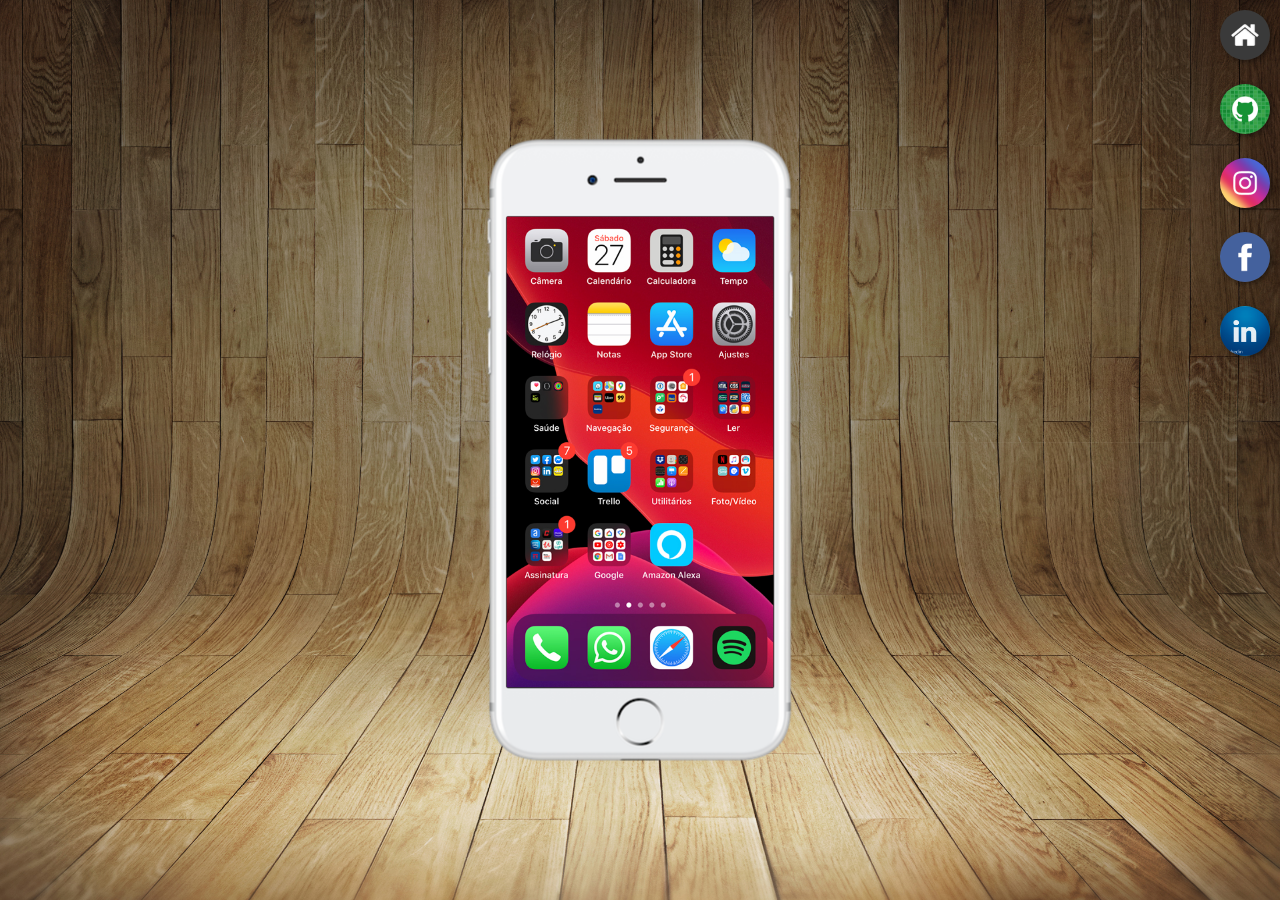
<file: index.html>
<!DOCTYPE html>
<html lang="pt-br">
<head>
    <meta charset="UTF-8">
    <meta name="viewport" content="width=device-width, initial-scale=1.0">
    <title>Projeto Redes Sociais</title>
    <link rel="shortcut icon" href="favicon.ico" type="image/x-icon">
    <link rel="stylesheet" href="estilos/style.css">
</head>
<body>
    <main>
        <section id="telefone">
            <iframe src="home.html" name="tela" id="tela" frameborder="0">
                Navegador não é compatível com isso.
            </iframe>

        </section>
        <section id="redes-sociais">
            <a href="home.html" target="tela" ><img src="imagens/logo-home.jpg" alt="Home"></a><br>

            
            <a href="github.html" target="tela" ><img src="imagens/logo-github.jpg" alt="github"></a><br>

            <a href="instagram.html" target="tela" >
            <img src="imagens/logo-instagram.jpg" alt="Instragram"></a><br>

            <a href="facebook.html" target="tela" ><img src="imagens/logo-facebook.jpg" alt="Facebook"></a><br>

            <a href="linkedin.html" target="tela" ><img src="imagens/logo-linkedin.png" alt="Linkedin"></a><br>

           
        </section>
    </main>
    
</body>
</html>
</file>
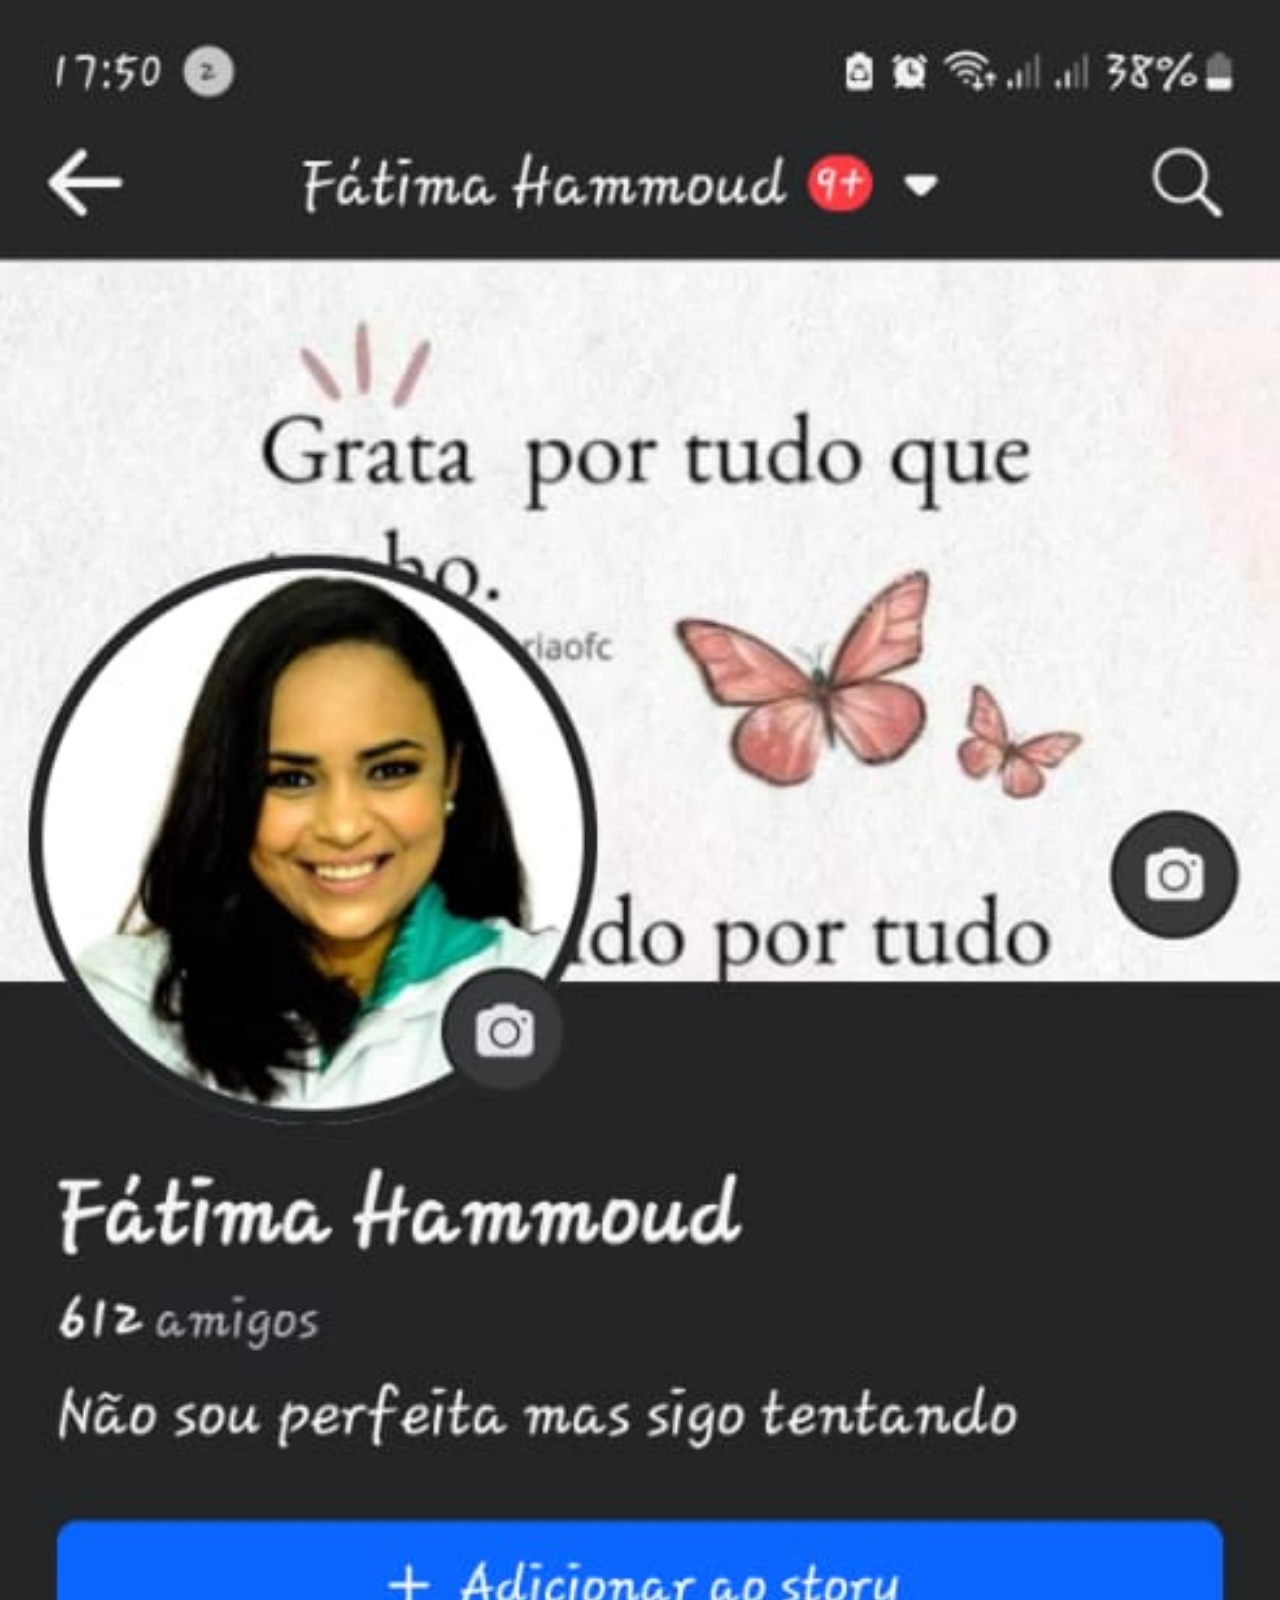
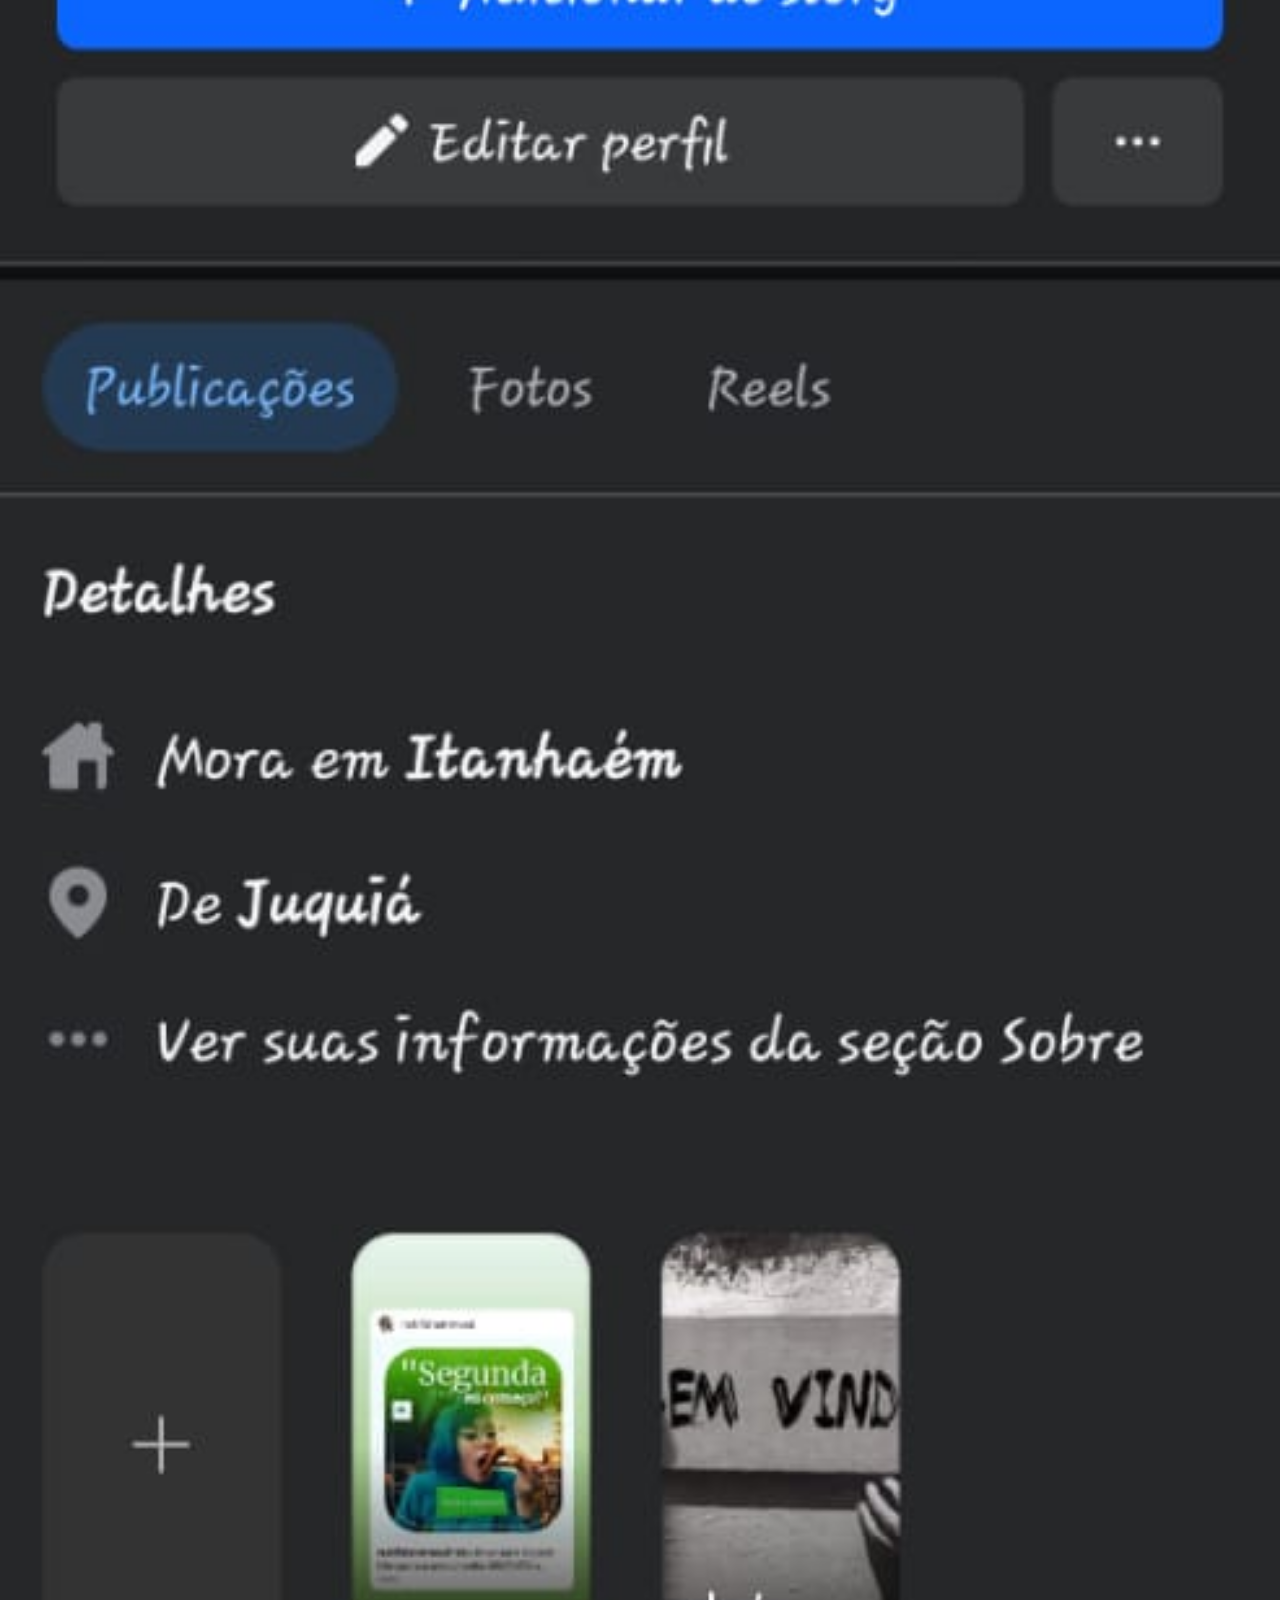
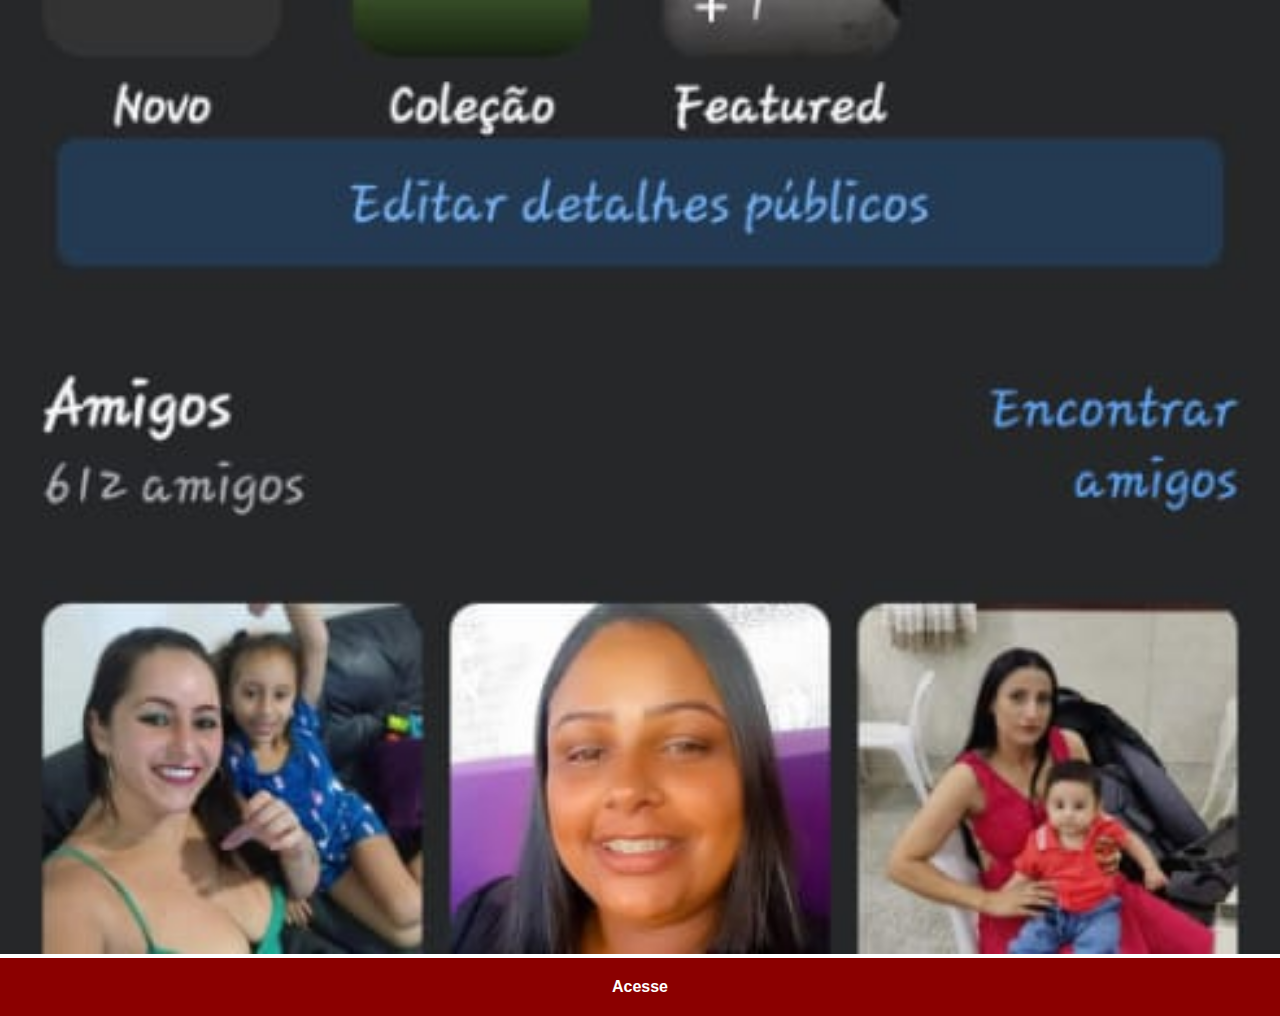
<file: facebook.html>
<!DOCTYPE html>
<html lang="pt-br">
<head>
    <meta charset="UTF-8">
    <meta name="viewport" content="width=device-width, initial-scale=1.0">
    <title>Facebook</title>
    <link rel="stylesheet" href="estilos/social.css">
</head>
<body>
    <img src="imagens/tela-facebook.jpeg" alt="tela-facebook">
    <a href="https://www.facebook.com/fatimamohamadhammoud/" target="_blank">Acesse</a>
    
</body>
</html>
</file>
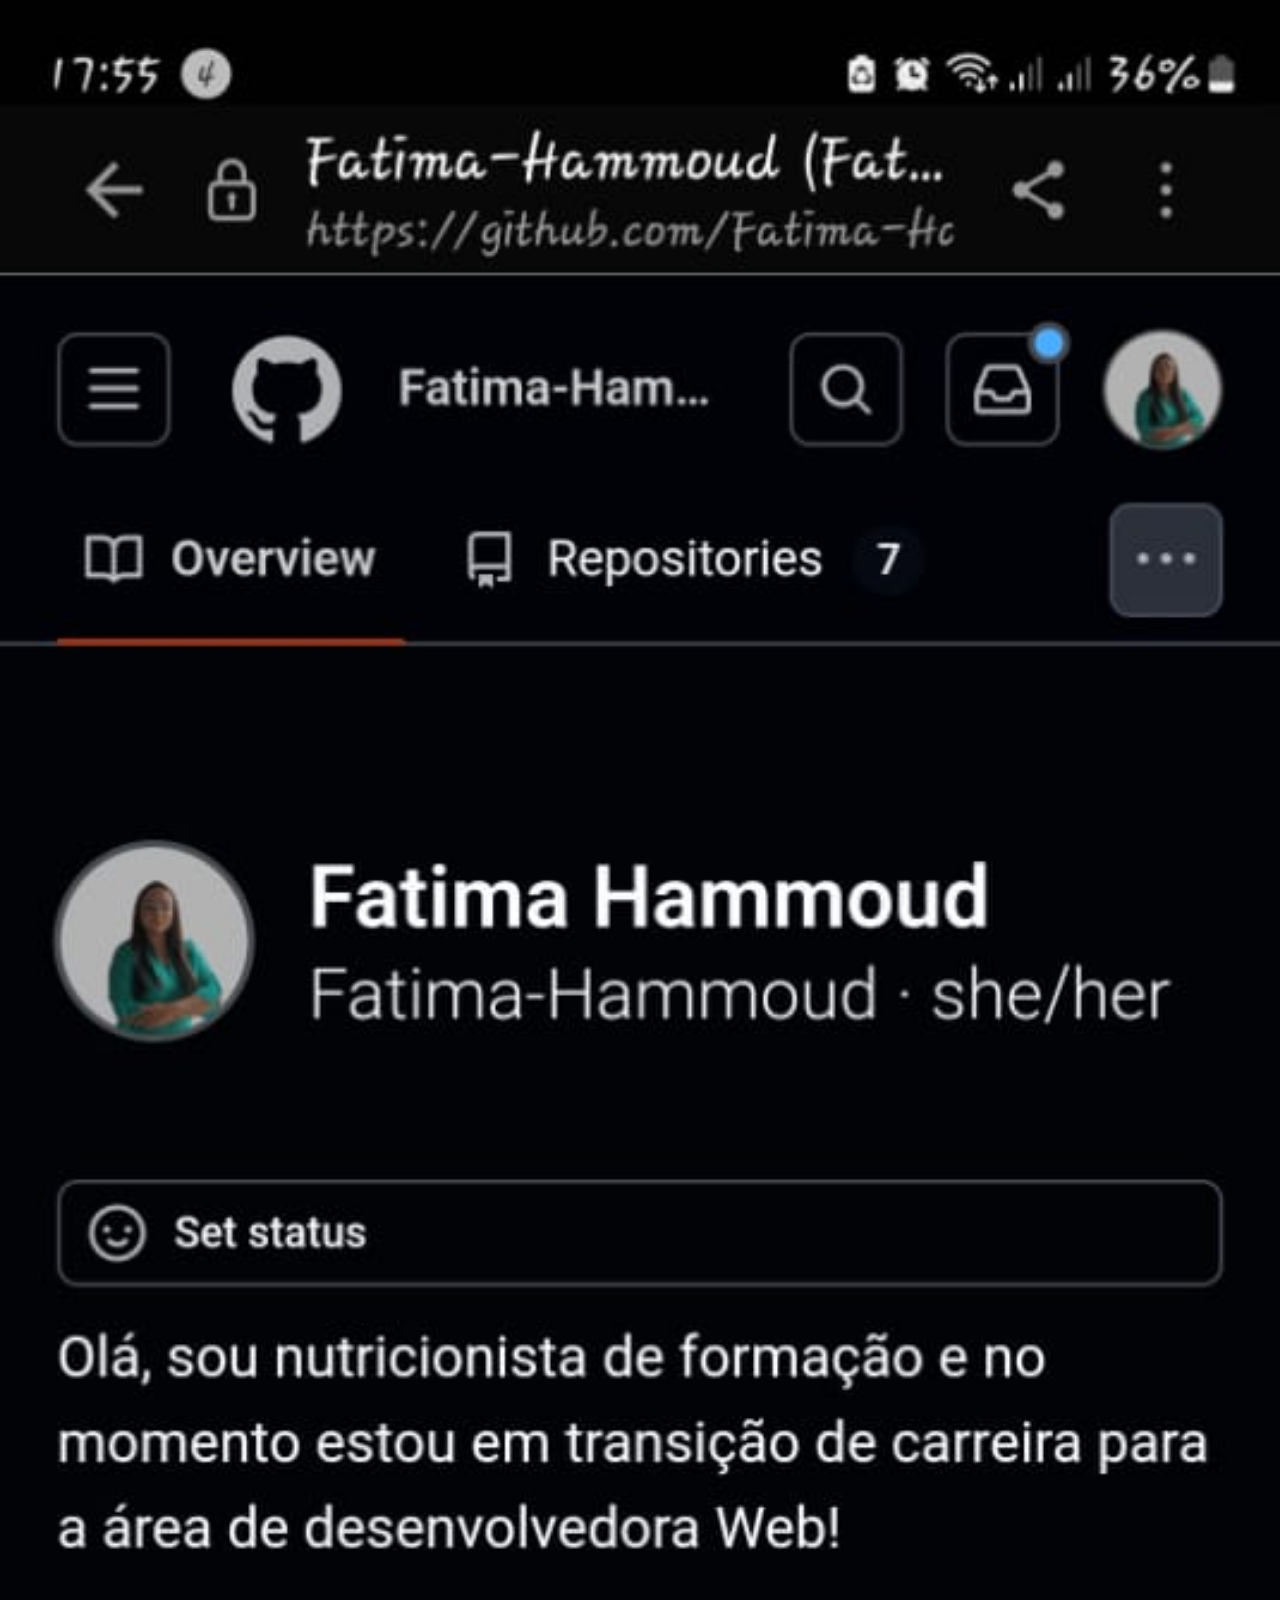
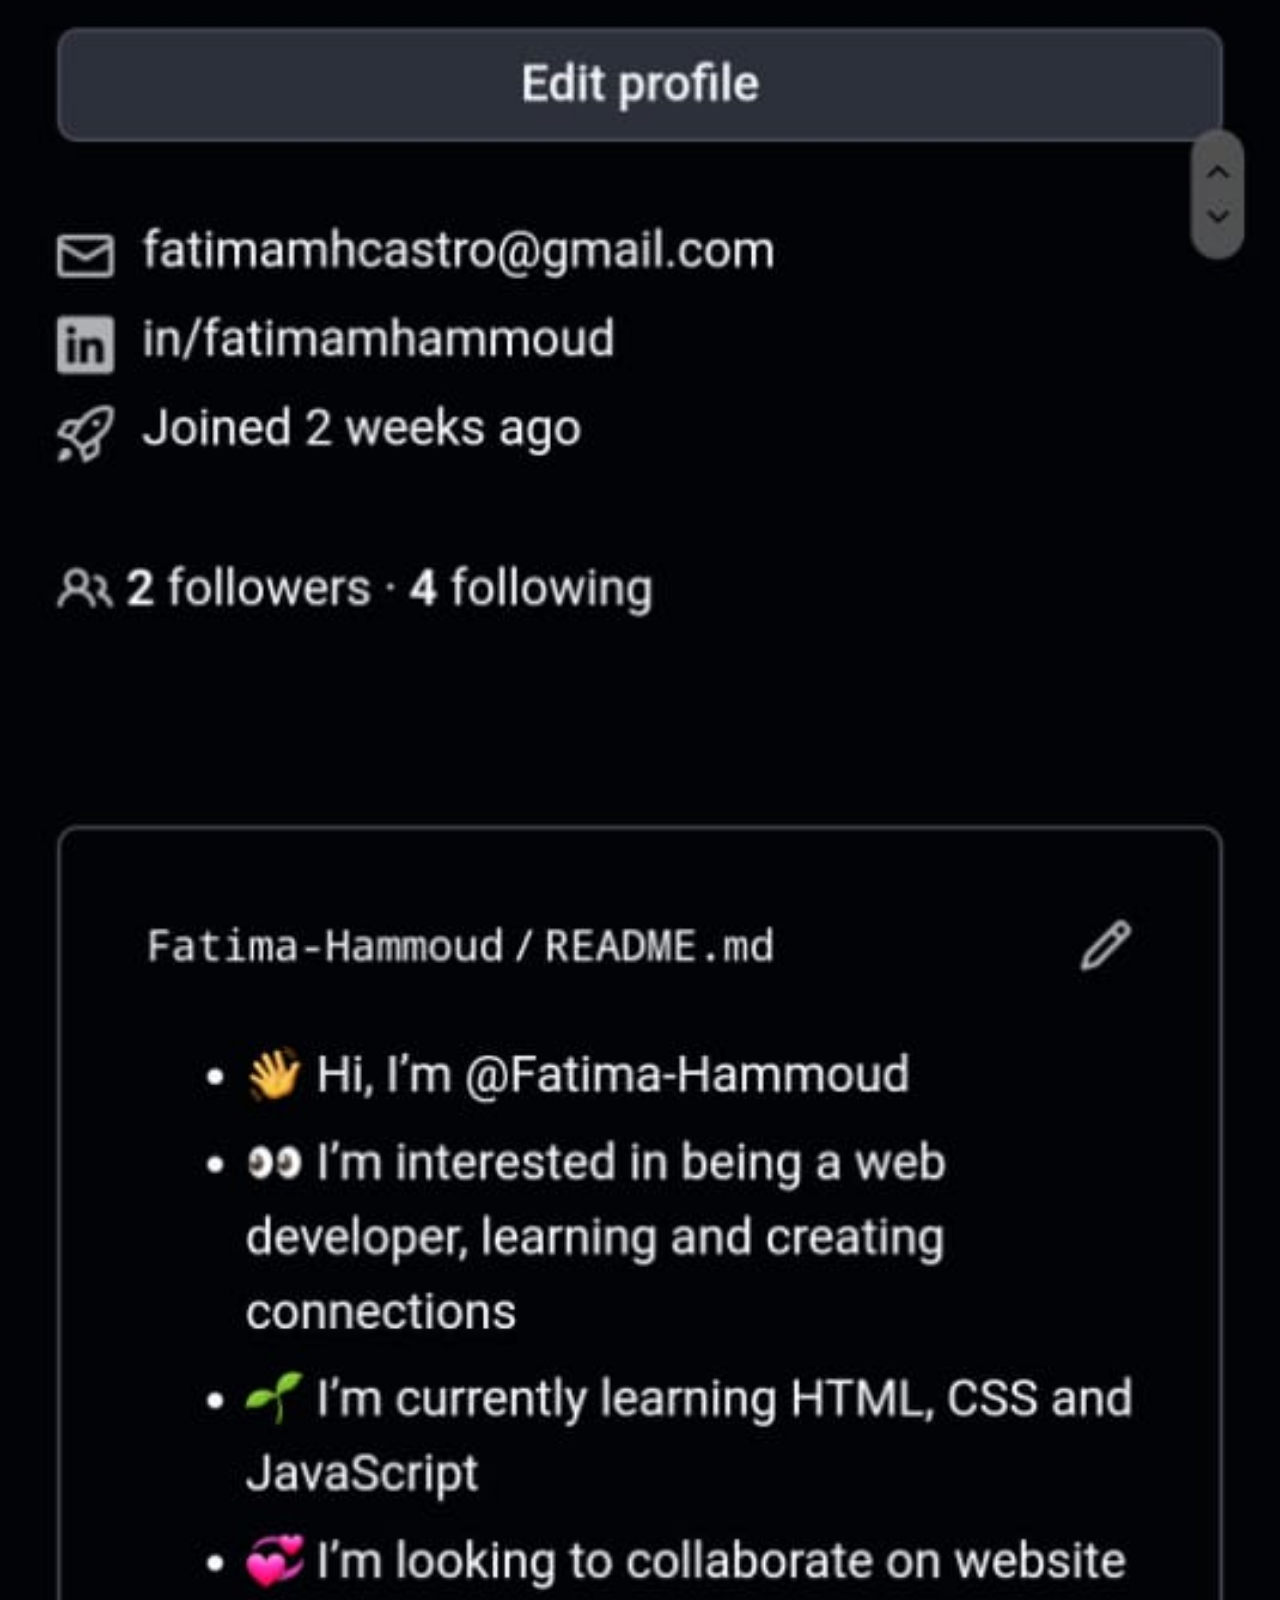
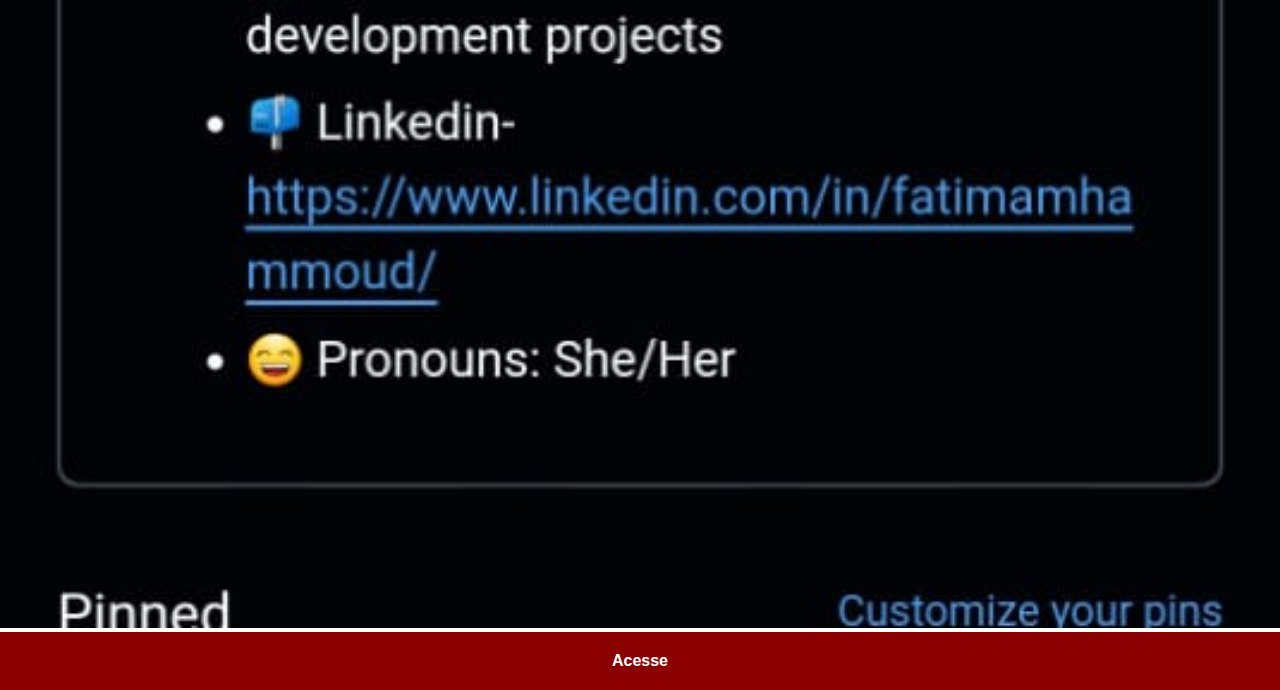
<file: github.html>
<!DOCTYPE html>
<html lang="pt-br">
<head>
    <meta charset="UTF-8">
    <meta name="viewport" content="width=device-width, initial-scale=1.0">
    <title>Github</title>
    <link rel="stylesheet" href="estilos/social.css">
</head>
<body>
    <img src="imagens/tela-github.jpeg" alt="tela-github">
    <a href="https://github.com/Fatima-Hammoud" target="_blank">Acesse</a>
    
</body>
</html>
</file>
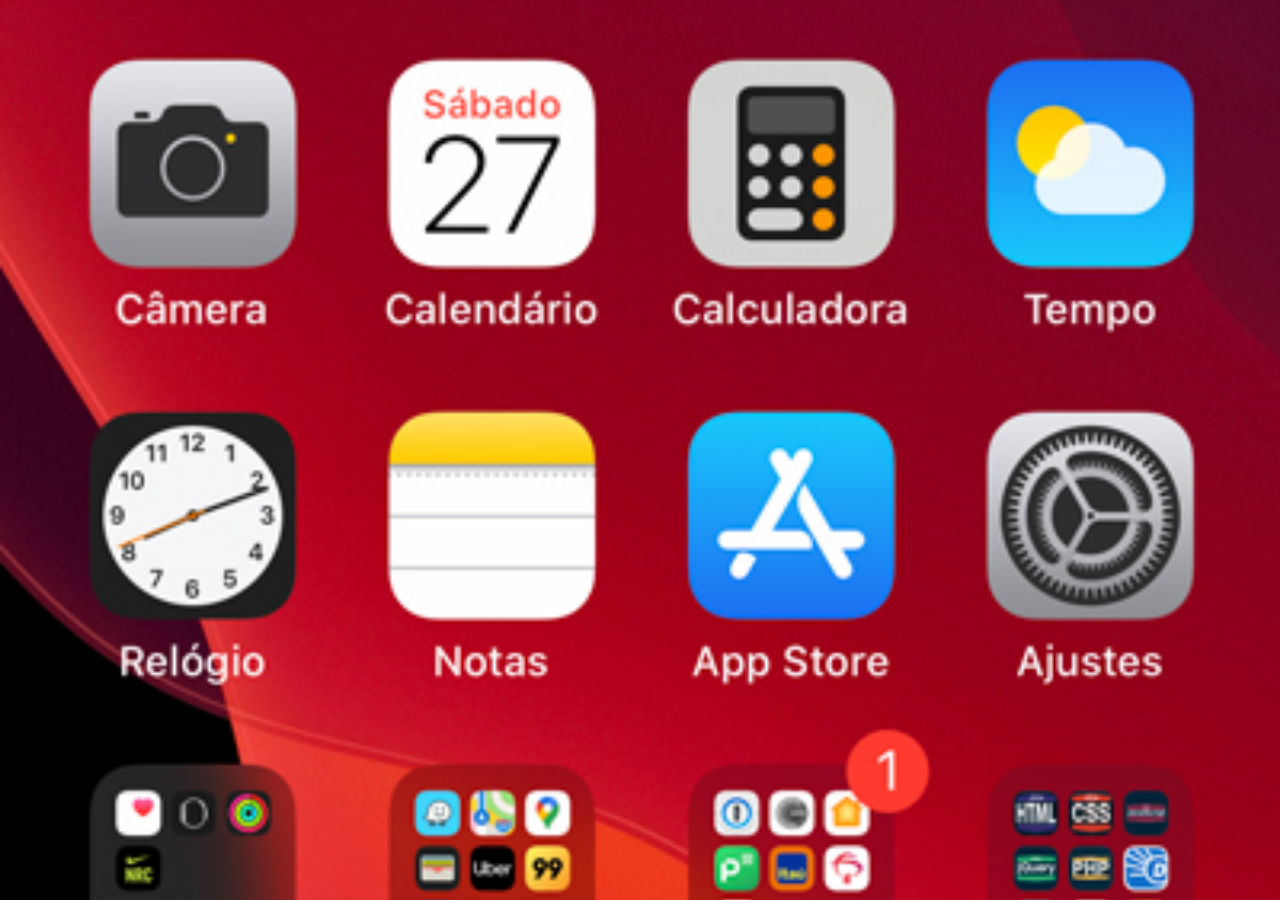
<file: home.html>
<!DOCTYPE html>
<html lang="Pt-br">
<head>
    <meta charset="UTF-8">
    <meta name="viewport" content="width=device-width, initial-scale=1.0">
    <title>Home</title>
    </head>

    <style>
        *{
            margin: 0;
            padding: 0;
            
        }

        body{
            width: 100vw;
            height: 100vh;
            background: black url(imagens/tela-home.jpg) no-repeat top center;
            background-size: cover;
        }
    </style>
<body>
    
</body>
</html>
</file>
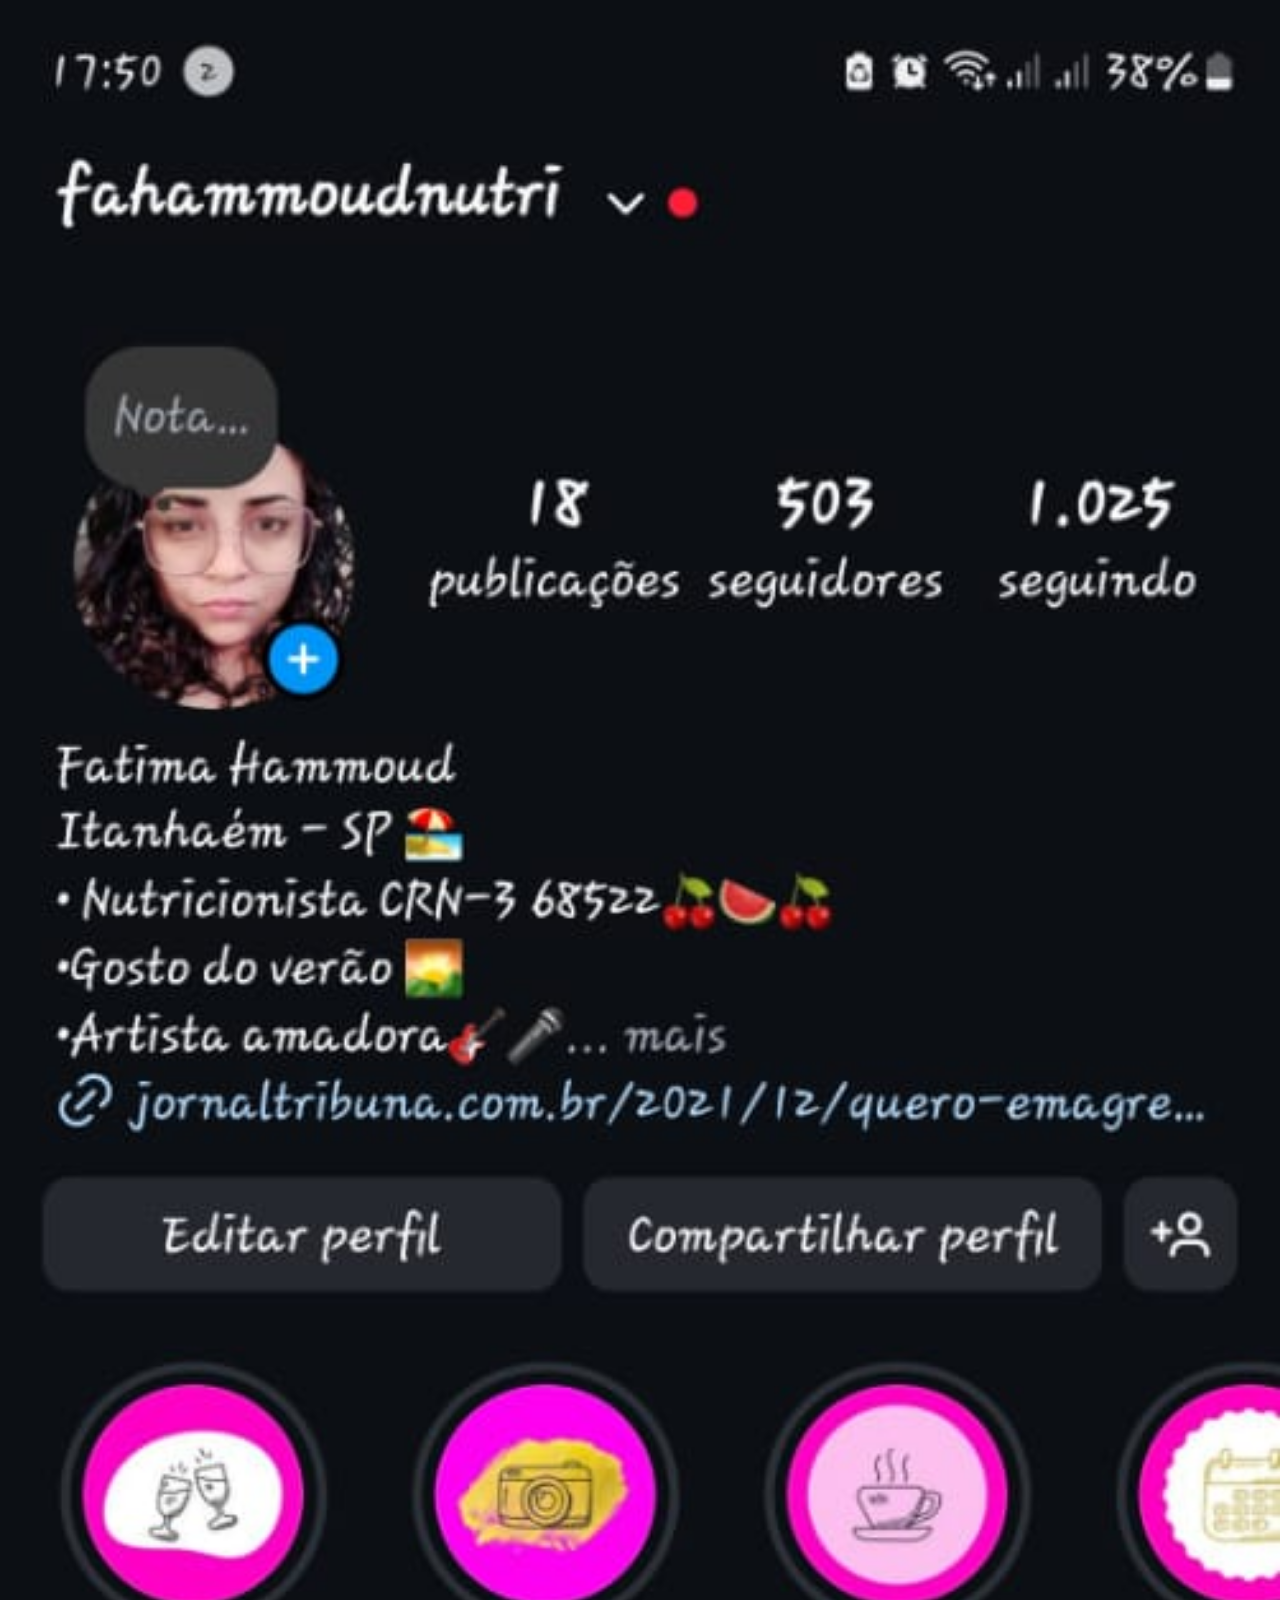
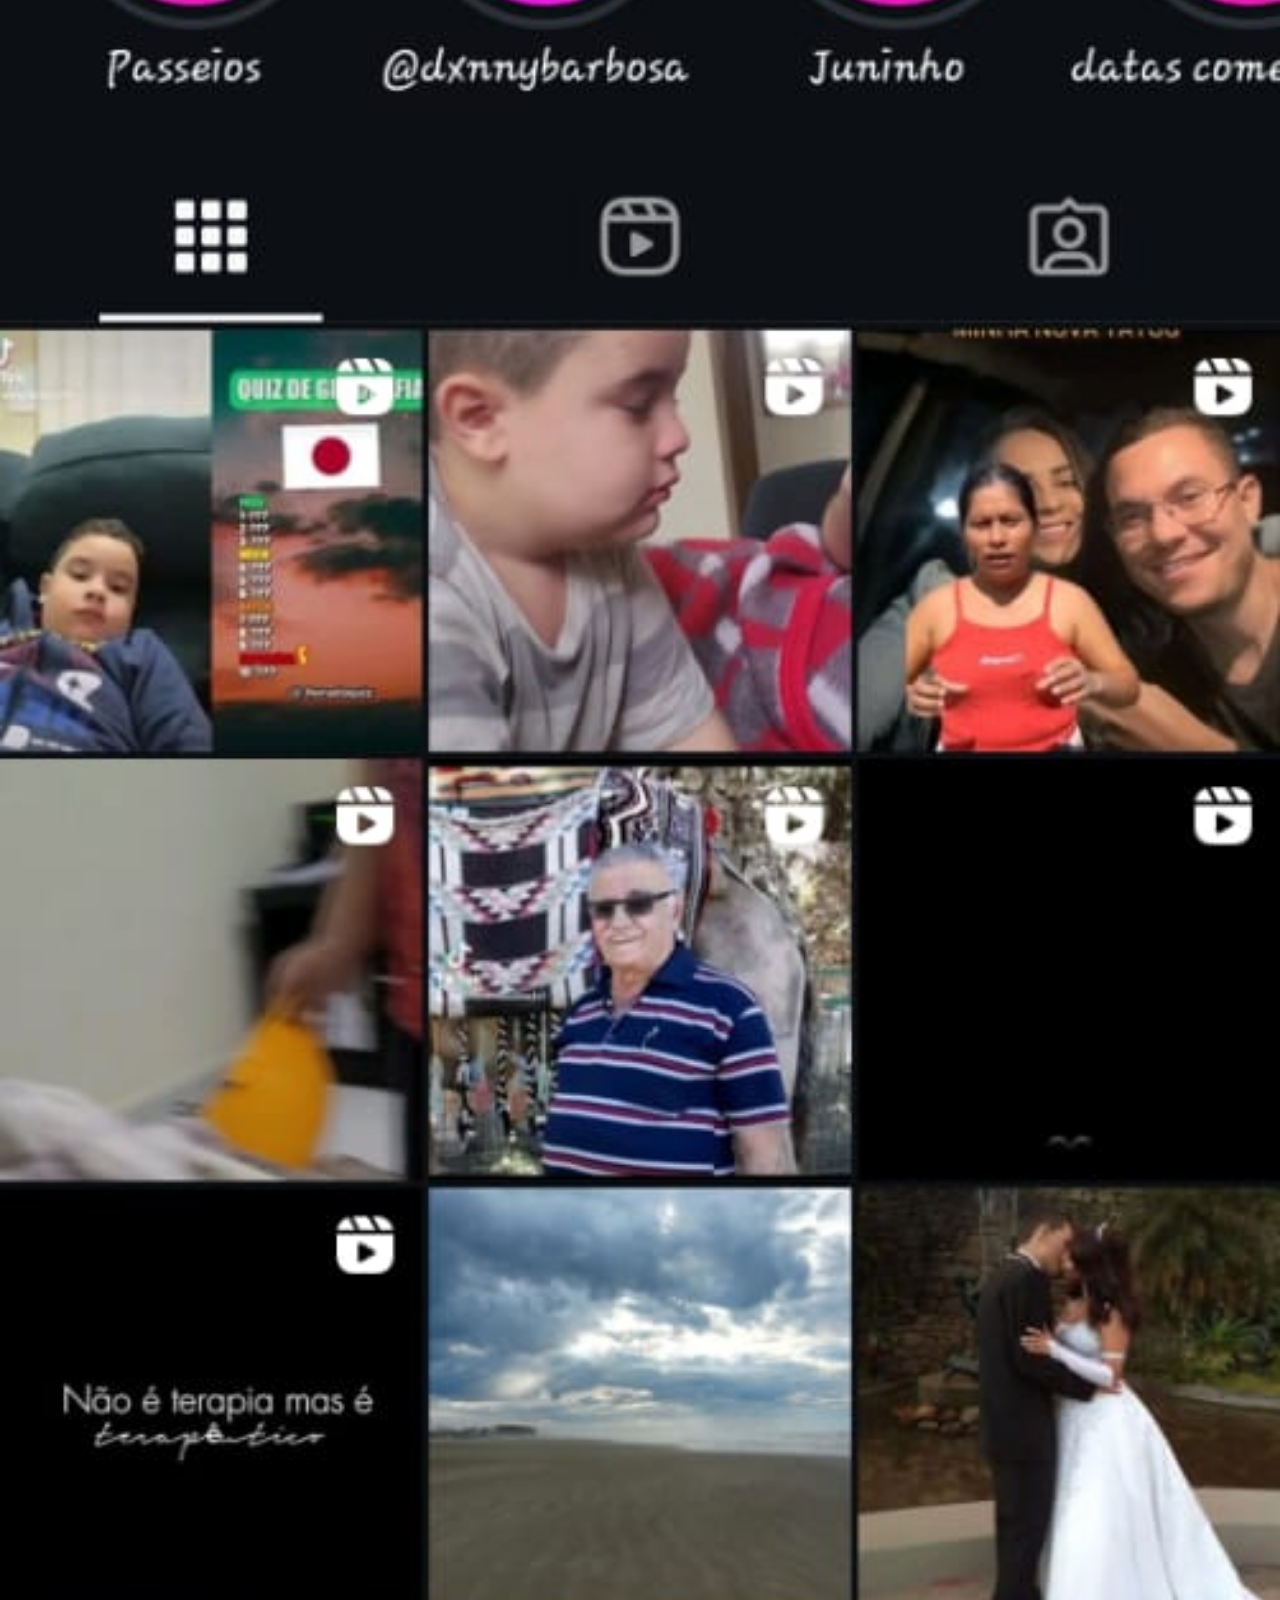
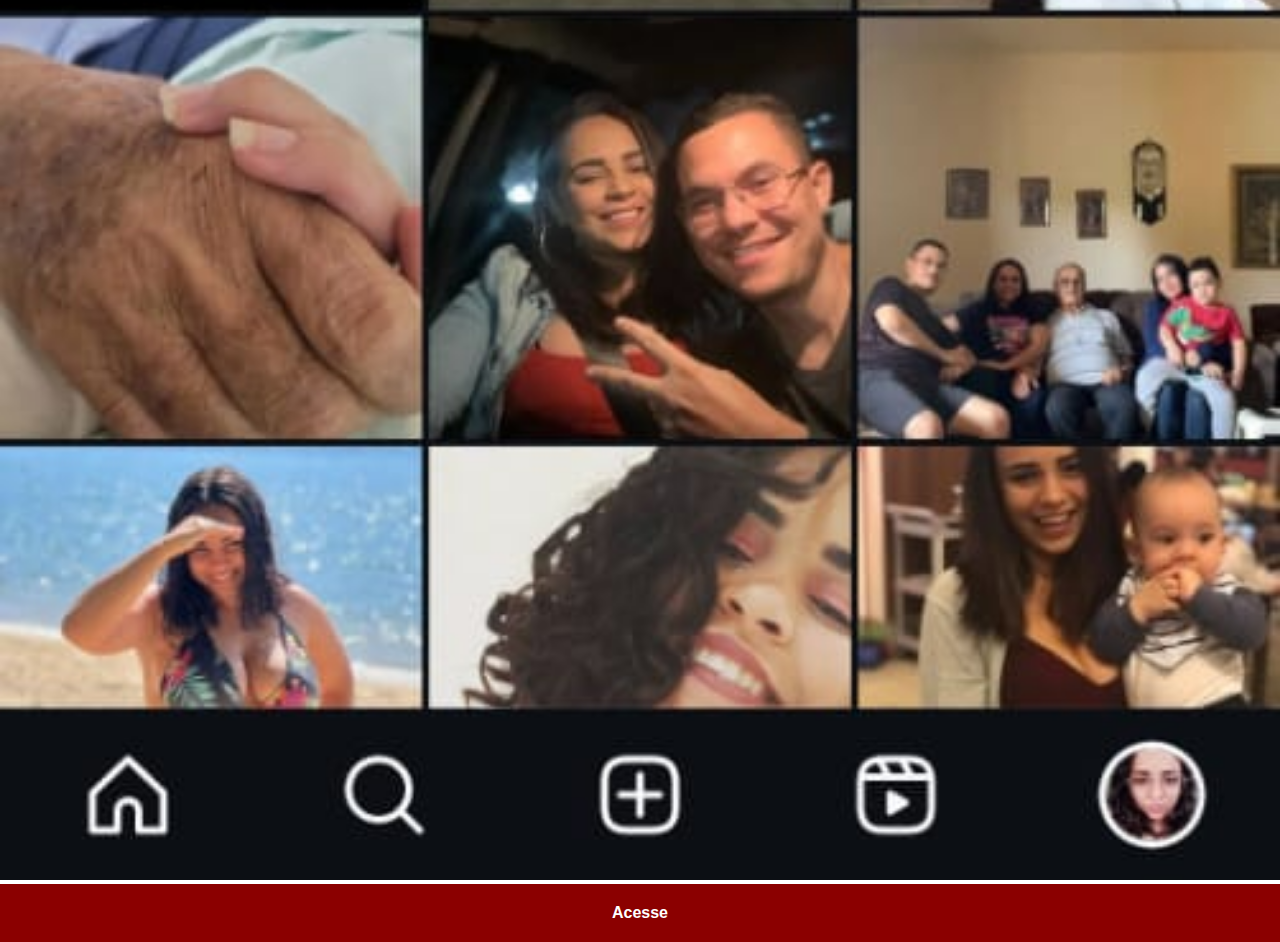
<file: instagram.html>
<!DOCTYPE html>
<html lang="pt-br">
<head>
    <meta charset="UTF-8">
    <meta name="viewport" content="width=device-width, initial-scale=1.0">
    <title>Instagram</title>
    <link rel="stylesheet" href="estilos/social.css">
</head>
<body>
    <img src="imagens/tela-instagram.jpeg" alt="tela-instagram"><a href="https://www.instagram.com/fahammoudnutri/" target="_blank">Acesse</a>
    
</body>
</html>
</file>
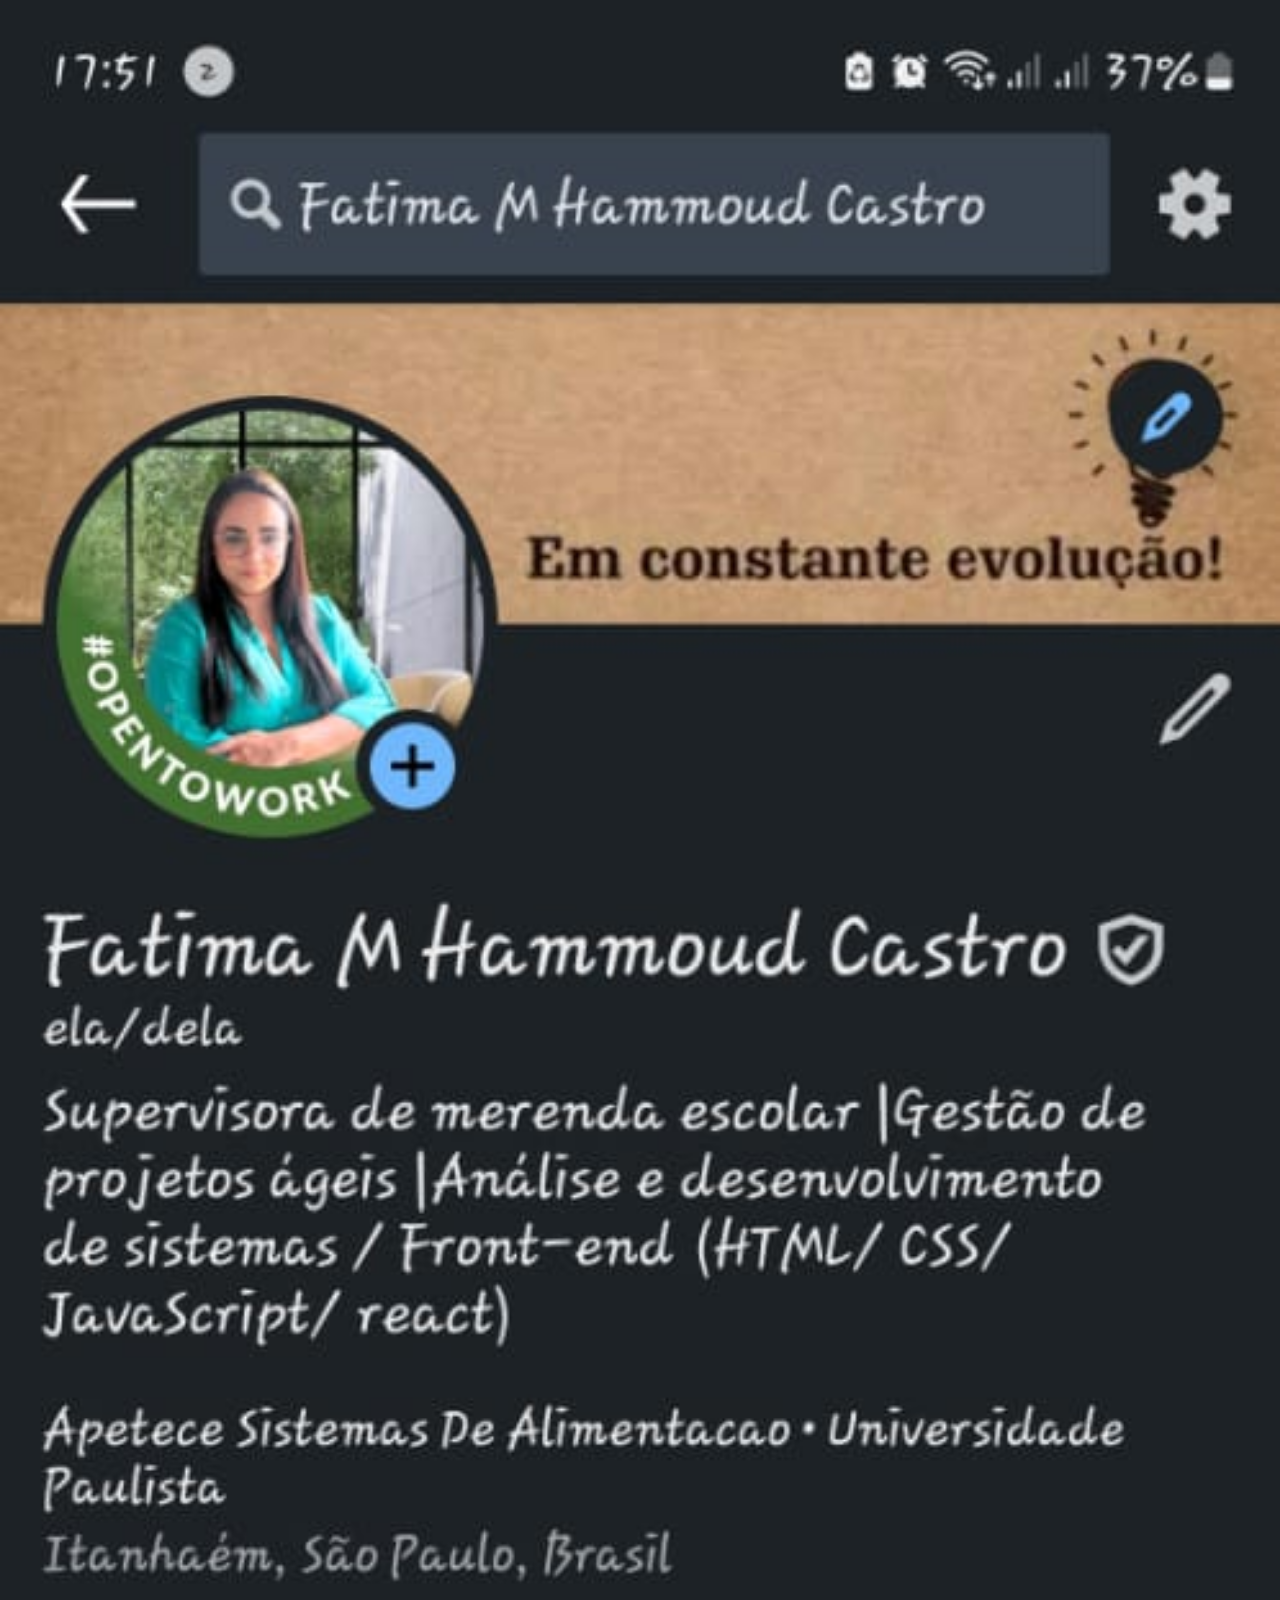
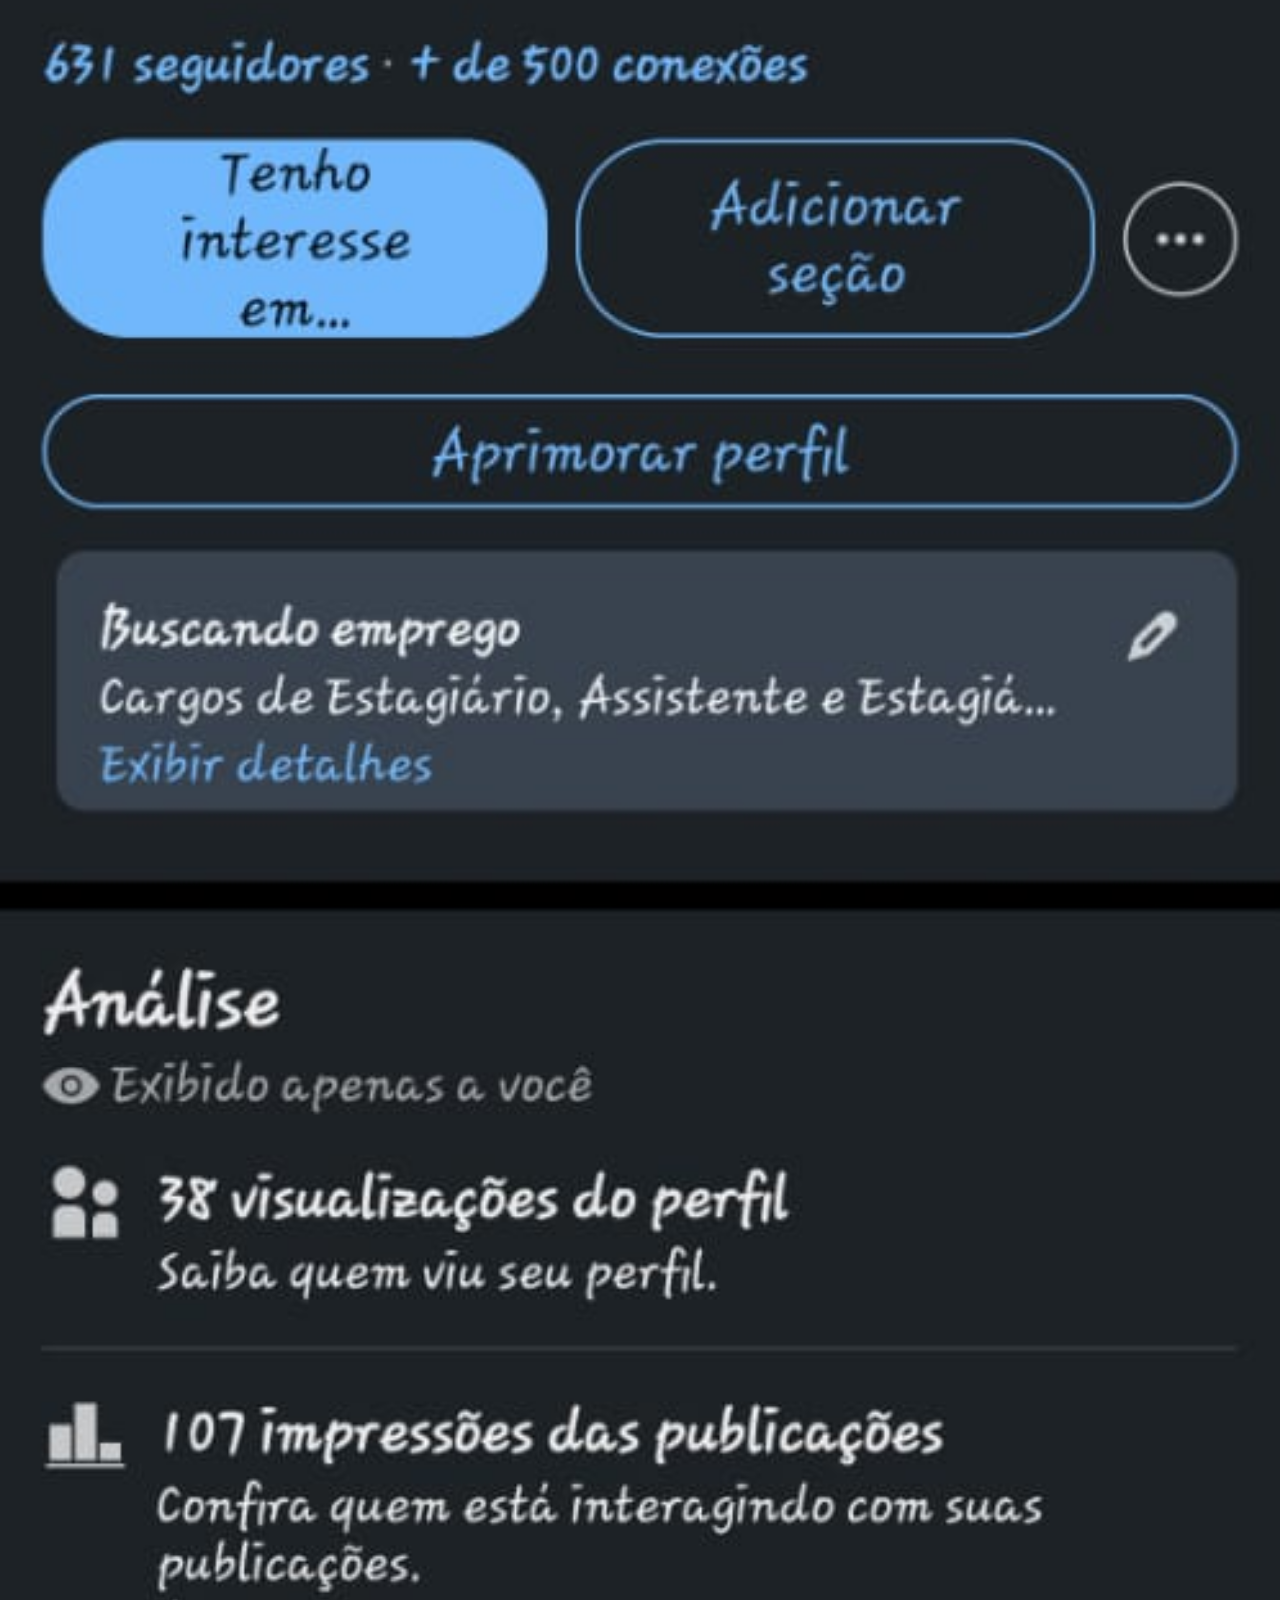
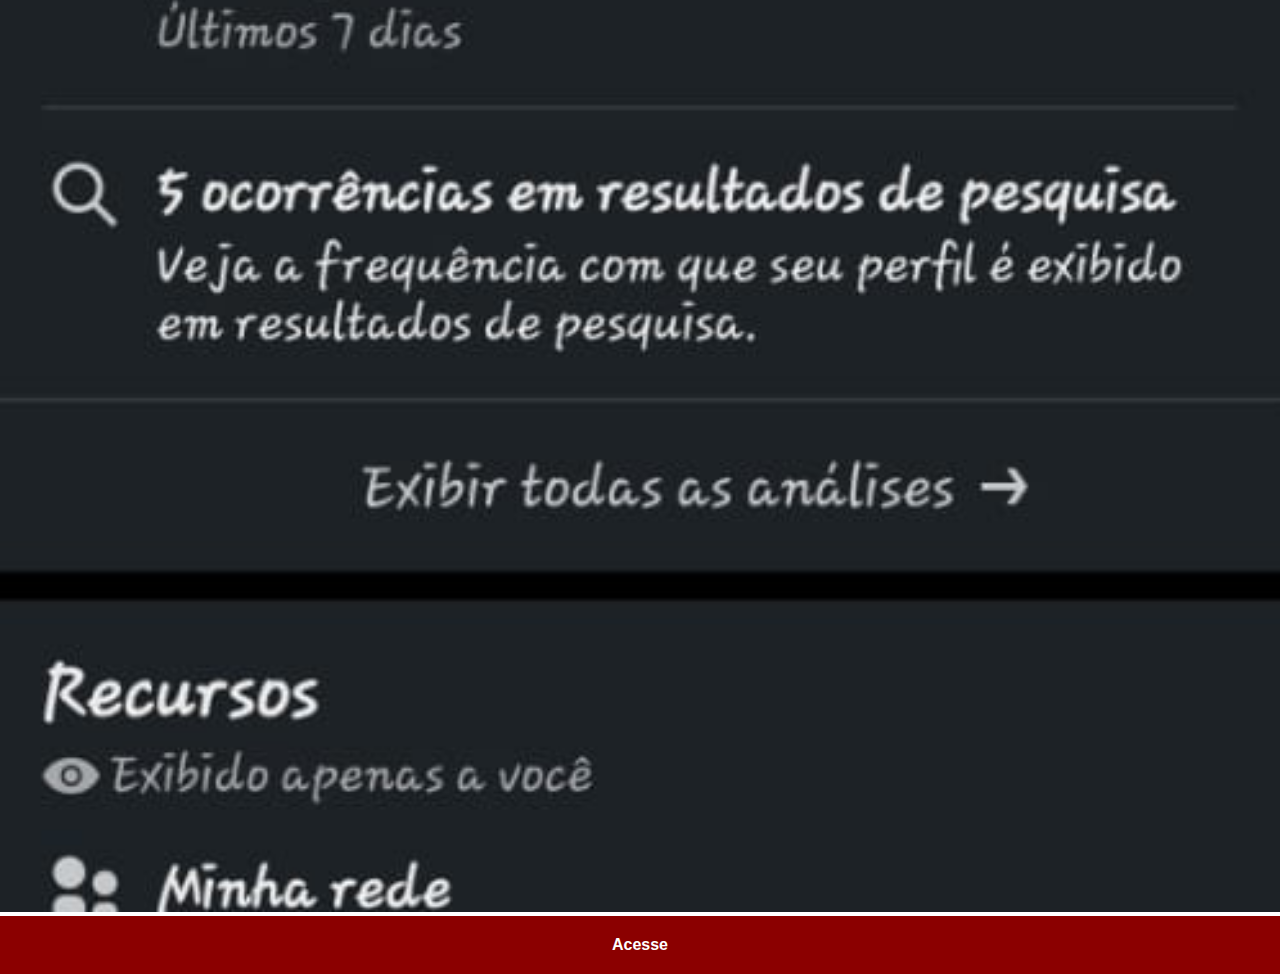
<file: linkedin.html>
<!DOCTYPE html>
<html lang="pt-br">
<head>
    <meta charset="UTF-8">
    <meta name="viewport" content="width=device-width, initial-scale=1.0">
    <title>Linkedin</title>
    <link rel="stylesheet" href="estilos/social.css">
</head>
<body>
    <img src="imagens/tela-linkedin.jpeg" alt="Linkedin">
    <a href="https://www.linkedin.com/in/fatimamhammoud/" target="_blank">Acesse</a>
    
</body>
</html>
</file>
<file: estilos/style.css>
@charset "UTF-8";

*{
    margin: 0px;
    padding: 0px;
    font-family: Arial, sans-serif;
}

html, body{
   height: 100vh;
   width: 100vw;
}

body {
    background: url('../imagens/fundo-madeira.jpg') no-repeat top center;
    background-size: cover;
    background-attachment: fixed;
    
}

main {
    height: 100%;
    position: relative;
    
}


section#telefone {
    position: absolute;
    top: 50%;
    left: 50%;
    transform: translate(-50%, -50%);
    
    height: 627px;
    width: 311px;
    background:url('../imagens/frame-iphone.png') no-repeat center center;
    
}

iframe#tela {
    position: relative;
    top: 80px;
    left: 22px;
    width: 267px;
    height: 471px;
}

section#redes-sociais {
    text-align: right;
}

section#redes-sociais img{
    width: 50px;
    margin: 10px;
    border-radius: 50%;
    box-shadow: 2px 2px 5px rgba(0, 0, 0, 0.425);
    box-sizing: border-box;
}

section#redes-sociais img:hover{
    border: 2px solid rgba(255, 255, 255, 0.607);
    transform: translate(-3px -3px);
    box-shadow: 5px 5px 10px rgba(0, 0, 0, 0.61);
    transition: transform 0.5s, border 0.4s; }
</file>
<file: estilos/social.css>
@charset "UTF-8";

*{
    margin: 0;
    padding: 0;
    font-family: Arial, Helvetica, sans-serif;
}

::-webkit-scrollbar{
    width: 0px;
    height: 0px;
}
img{
    width: 100vw;


}

a{
  display: block;
  background-color: darkred;
  padding:20px;
  color: white;
  text-align: center;
  font-weight: bolder;
  text-decoration: none;
}
a:hover{
    background-color: red;
}
</file>
